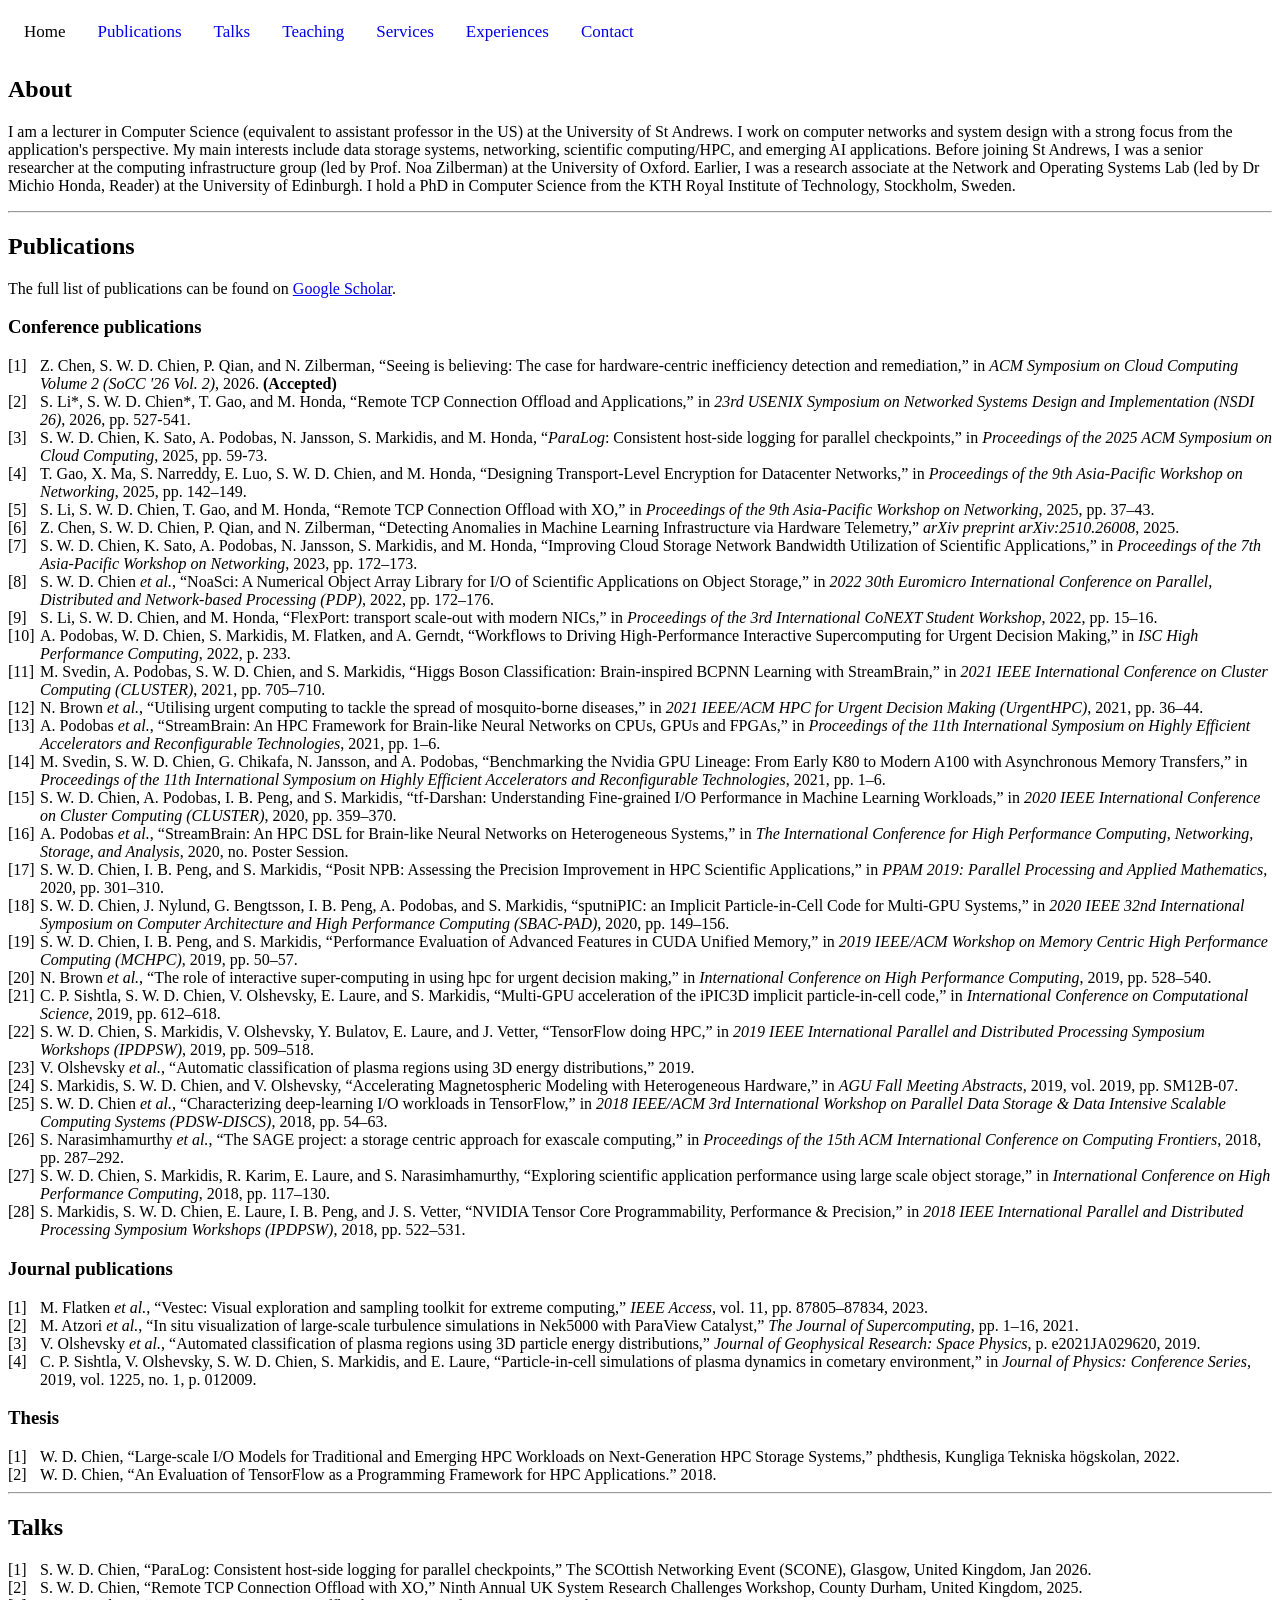
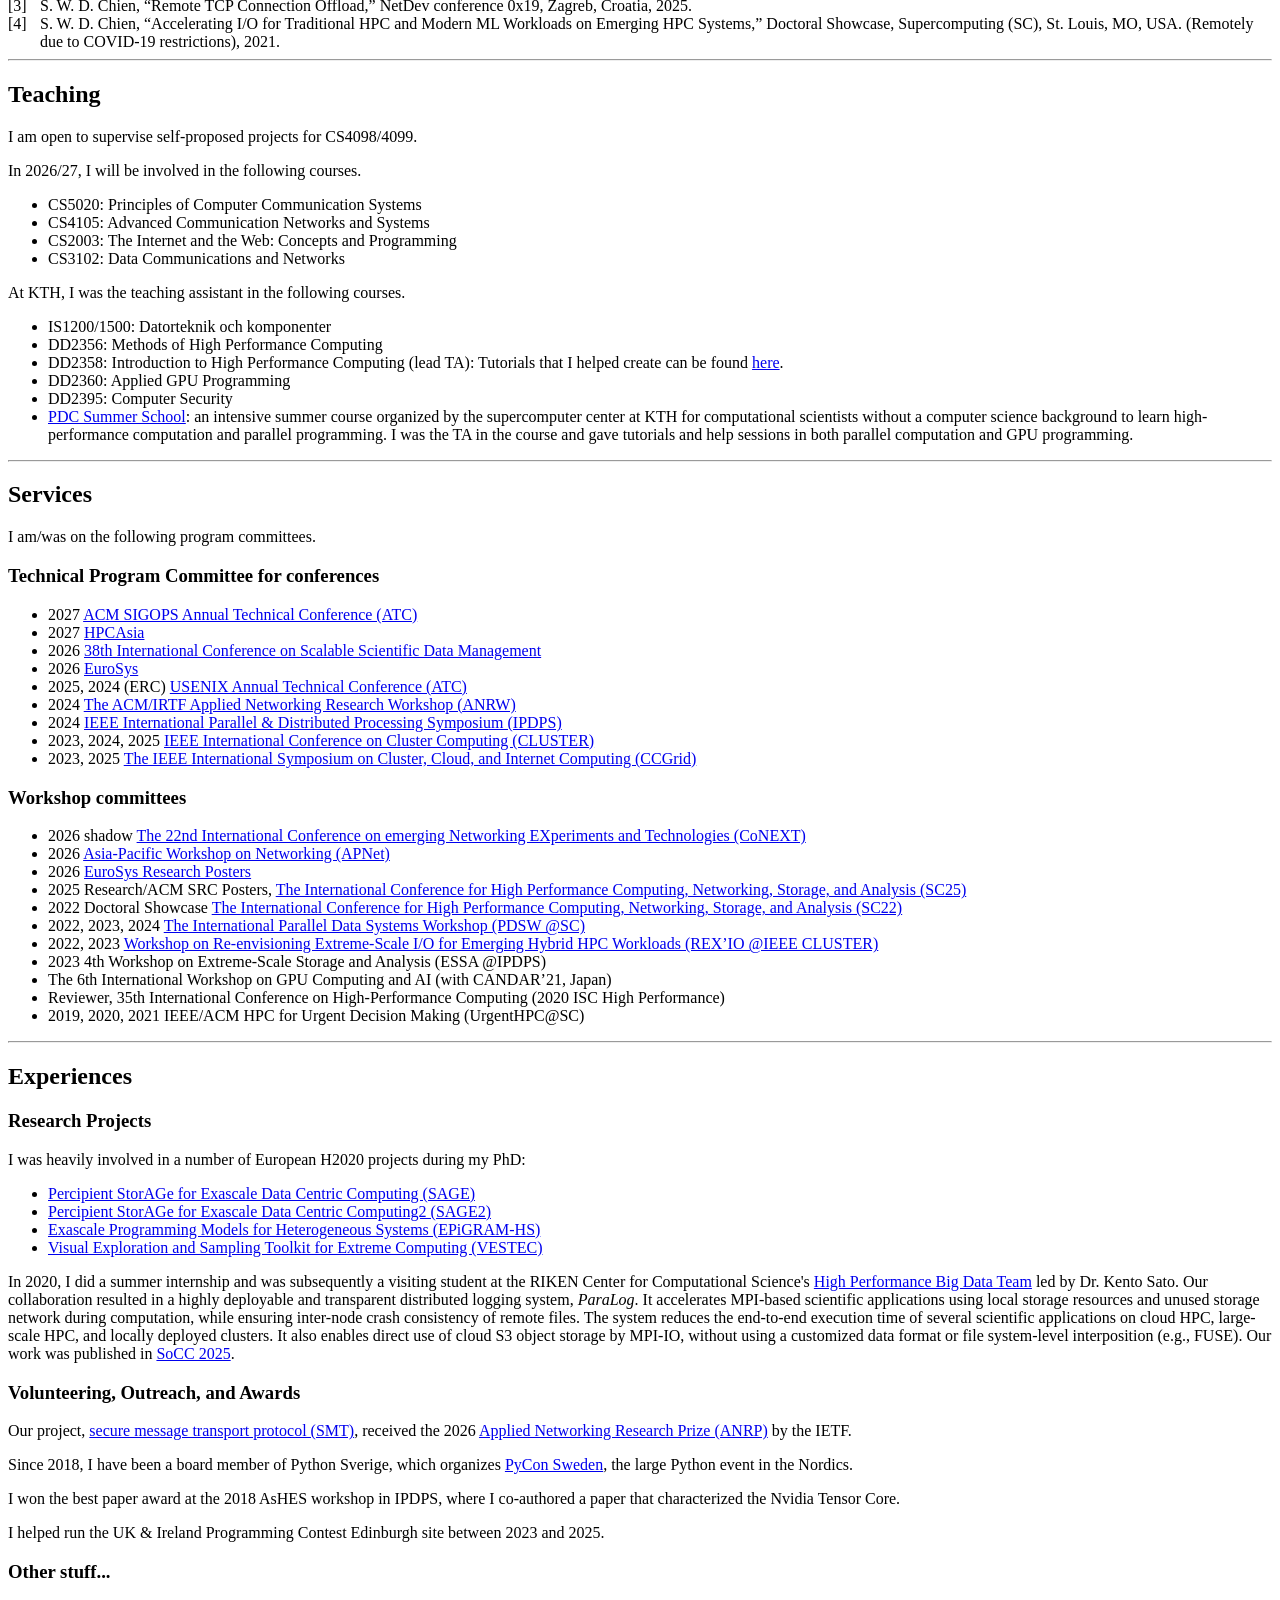
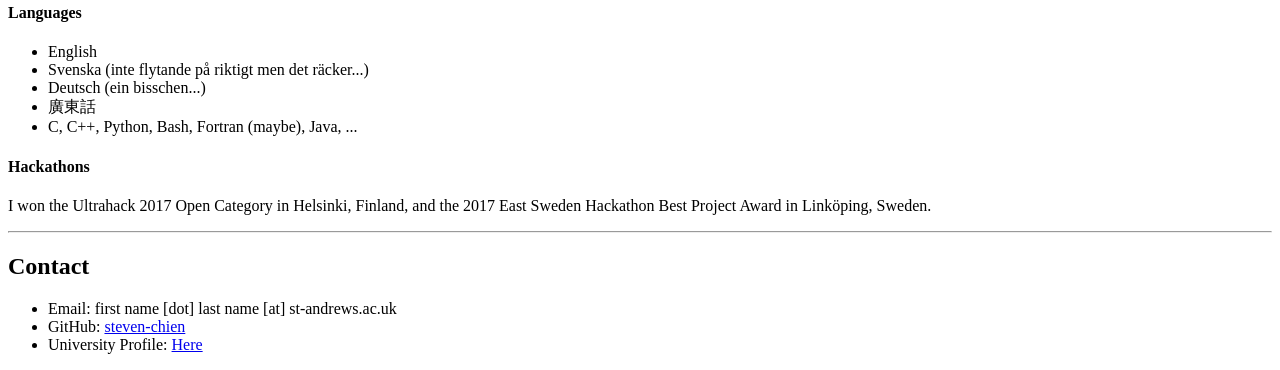
<file: index.html>
<html>
    <head>
        <title>Steven Chien</title>
        <meta name="viewport" content="width=device-width, initial-scale=1">
        <link rel="stylesheet" href="https://cdnjs.cloudflare.com/ajax/libs/font-awesome/4.7.0/css/font-awesome.min.css">
        <style>
            /* -- start bib -- */
            /* Prevents the reference text from dropping to a new line */
            div.csl-left-margin {
                float: left;
                min-width: 2em; /* Adjust width as needed for your numbering */
            }
            
            div.csl-right-inline {
                margin-left: 2em; /* Should match or exceed the min-width above */
                display: block;   /* Standard, but relies on the float above */
            }
            /* -- end bib -- */

            /* -- start menu -- */
            .topnav {
              overflow: hidden;
            }

            .topnav a {
              float: left;
              display: block;
              text-align: center;
              padding: 14px 16px;
              text-decoration: none;
              font-size: 17px;
            }

            .topnav a:hover {
              color: black;
            }

            .topnav a.active {
              color: black;
            }

            .topnav .icon {
              display: none;
            }

            @media screen and (max-width: 600px) {
              .topnav a:not(:first-child) {display: none;}
              .topnav a.icon {
                float: right;
                display: block;
              }
            }

            @media screen and (max-width: 600px) {
              .topnav.responsive {position: relative;}
              .topnav.responsive .icon {
                position: absolute;
                right: 0;
                top: 0;
              }
              .topnav.responsive a {
                float: none;
                display: block;
                text-align: left;
              }
            }
            /* -- end menu -- */

            /* -- start back to top -- */
            #topButton {
              display: none;
              position: fixed;
              bottom: 20px;
              right: 30px;
              z-index: 99;
              font-size: 20px;
              border: none;
              color: blue;
              padding: 5px;
            }
            /* -- end back to top -- */
        </style>
    </head>
    <body>
        <button onclick="topFunction()" id="topButton" title="Go to top">&#8613;</button>
        <div class="topnav" id="myTopnav">
            <a href="#about" class="active">Home</a>
            <a href="#publications">Publications</a>
            <a href="#talks">Talks</a>
            <a href="#teaching">Teaching</a>
            <a href="#services">Services</a>
            <a href="#experiences">Experiences</a>
            <a href="#contact">Contact</a>
            <a href="javascript:void(0);" class="icon" onclick="topNavFunction()">
                <i class="fa fa-bars"></i>
            </a>
        </div>
        <div id="about">
            <h2>About</h2>
            <p>I am a lecturer in Computer Science (equivalent to assistant professor in the US) at the University of St Andrews. I work on computer networks and system design with a strong focus from the application's perspective. My main interests include data storage systems, networking, scientific computing/HPC, and emerging AI applications. Before joining St Andrews, I was a senior researcher at the computing infrastructure group (led by Prof. Noa Zilberman) at the University of Oxford. Earlier, I was a research associate at the Network and Operating Systems Lab (led by Dr Michio Honda, Reader) at the University of Edinburgh. I hold a PhD in Computer Science from the KTH Royal Institute of Technology, Stockholm, Sweden.</p>
        </div>
        <hr>
        <div id="publications">
            <h2>Publications</h2>
            <p>The full list of publications can be found on <a href="https://scholar.google.com/citations?user=xBJ9FM0AAAAJ&hl=en">Google Scholar</a>.</p>
            <div id="conference-publications">
                <h3>Conference publications</h3>
                <div class="csl-bib-body">
                  <div data-csl-entry-id="chen2026seeing" class="csl-entry">
                    <div class="csl-left-margin">[1]</div><div class="csl-right-inline">Z. Chen, S. W. D. Chien, P. Qian, and N. Zilberman, “Seeing is believing: The case for hardware-centric inefficiency detection and remediation,” in <i>ACM Symposium on Cloud Computing Volume 2 (SoCC '26 Vol. 2)</i>, 2026. <b>(Accepted)</b></div>
                  </div>
                  <div data-csl-entry-id="chien2025paralog" class="csl-entry">
                    <div class="csl-left-margin">[2]</div><div class="csl-right-inline">S. Li*, S. W. D. Chien*, T. Gao, and M. Honda, “Remote TCP Connection Offload and Applications,” in <i>23rd USENIX Symposium on Networked Systems Design and Implementation (NSDI 26)</i>, 2026, pp. 527-541.</div>
                  </div>
                  <div data-csl-entry-id="chien2025paralog" class="csl-entry">
                    <div class="csl-left-margin">[3]</div><div class="csl-right-inline">S. W. D. Chien, K. Sato, A. Podobas, N. Jansson, S. Markidis, and M. Honda, “<i>ParaLog</i>: Consistent host-side logging for parallel checkpoints,” in <i>Proceedings of the 2025 ACM Symposium on Cloud Computing</i>, 2025, pp. 59-73.</div>
                  </div>
                  <div data-csl-entry-id="gao2025designing" class="csl-entry">
                    <div class="csl-left-margin">[4]</div><div class="csl-right-inline">T. Gao, X. Ma, S. Narreddy, E. Luo, S. W. D. Chien, and M. Honda, “Designing Transport-Level Encryption for Datacenter Networks,” in <i>Proceedings of the 9th Asia-Pacific Workshop on Networking</i>, 2025, pp. 142–149.</div>
                  </div>
                  <div data-csl-entry-id="li2025remote" class="csl-entry">
                    <div class="csl-left-margin">[5]</div><div class="csl-right-inline">S. Li, S. W. D. Chien, T. Gao, and M. Honda, “Remote TCP Connection Offload with XO,” in <i>Proceedings of the 9th Asia-Pacific Workshop on Networking</i>, 2025, pp. 37–43.</div>
                  </div>
                  <div data-csl-entry-id="chen2025detecting" class="csl-entry">
                    <div class="csl-left-margin">[6]</div><div class="csl-right-inline">Z. Chen, S. W. D. Chien, P. Qian, and N. Zilberman, “Detecting Anomalies in Machine Learning Infrastructure via Hardware Telemetry,” <i>arXiv preprint arXiv:2510.26008</i>, 2025.</div>
                  </div>
                  <div data-csl-entry-id="chien2023improving" class="csl-entry">
                    <div class="csl-left-margin">[7]</div><div class="csl-right-inline">S. W. D. Chien, K. Sato, A. Podobas, N. Jansson, S. Markidis, and M. Honda, “Improving Cloud Storage Network Bandwidth Utilization of Scientific Applications,” in <i>Proceedings of the 7th Asia-Pacific Workshop on Networking</i>, 2023, pp. 172–173.</div>
                  </div>
                  <div data-csl-entry-id="chien2022noasci" class="csl-entry">
                    <div class="csl-left-margin">[8]</div><div class="csl-right-inline">S. W. D. Chien <i>et al.</i>, “NoaSci: A Numerical Object Array Library for I/O of Scientific Applications on Object Storage,” in <i>2022 30th Euromicro International Conference on Parallel, Distributed and Network-based Processing (PDP)</i>, 2022, pp. 172–176.</div>
                  </div>
                  <div data-csl-entry-id="li2022flexport" class="csl-entry">
                    <div class="csl-left-margin">[9]</div><div class="csl-right-inline">S. Li, S. W. D. Chien, and M. Honda, “FlexPort: transport scale-out with modern NICs,” in <i>Proceedings of the 3rd International CoNEXT Student Workshop</i>, 2022, pp. 15–16.</div>
                  </div>
                <div data-csl-entry-id="podobas2022workflows" class="csl-entry">
                    <div class="csl-left-margin">[10]</div><div class="csl-right-inline">A. Podobas, W. D. Chien, S. Markidis, M. Flatken, and A. Gerndt, “Workflows to Driving High-Performance Interactive Supercomputing for Urgent Decision Making,” in <i>ISC High Performance Computing</i>, 2022, p. 233.</div>
                  </div>
                  <div data-csl-entry-id="svedin2021higgs" class="csl-entry">
                    <div class="csl-left-margin">[11]</div><div class="csl-right-inline">M. Svedin, A. Podobas, S. W. D. Chien, and S. Markidis, “Higgs Boson Classification: Brain-inspired BCPNN Learning with StreamBrain,” in <i>2021 IEEE International Conference on Cluster Computing (CLUSTER)</i>, 2021, pp. 705–710.</div>
                  </div>
                    <div data-csl-entry-id="brown2021utilising" class="csl-entry">
                    <div class="csl-left-margin">[12]</div><div class="csl-right-inline">N. Brown <i>et al.</i>, “Utilising urgent computing to tackle the spread of mosquito-borne diseases,” in <i>2021 IEEE/ACM HPC for Urgent Decision Making (UrgentHPC)</i>, 2021, pp. 36–44.</div>
                  </div>
                  <div data-csl-entry-id="podobas2021streambrain" class="csl-entry">
                    <div class="csl-left-margin">[13]</div><div class="csl-right-inline">A. Podobas <i>et al.</i>, “StreamBrain: An HPC Framework for Brain-like Neural Networks on CPUs, GPUs and FPGAs,” in <i>Proceedings of the 11th International Symposium on Highly Efficient Accelerators and Reconfigurable Technologies</i>, 2021, pp. 1–6.</div>
                  </div>
                  <div data-csl-entry-id="svedin2021benchmarking" class="csl-entry">
                    <div class="csl-left-margin">[14]</div><div class="csl-right-inline">M. Svedin, S. W. D. Chien, G. Chikafa, N. Jansson, and A. Podobas, “Benchmarking the Nvidia GPU Lineage: From Early K80 to Modern A100 with Asynchronous Memory Transfers,” in <i>Proceedings of the 11th International Symposium on Highly Efficient Accelerators and Reconfigurable Technologies</i>, 2021, pp. 1–6.</div>
                  </div>
                  <div data-csl-entry-id="chien2020tf" class="csl-entry">
                    <div class="csl-left-margin">[15]</div><div class="csl-right-inline">S. W. D. Chien, A. Podobas, I. B. Peng, and S. Markidis, “tf-Darshan: Understanding Fine-grained I/O Performance in Machine Learning Workloads,” in <i>2020 IEEE International Conference on Cluster Computing (CLUSTER)</i>, 2020, pp. 359–370.</div>
                  </div>
                  <div data-csl-entry-id="podobas2020streambrain" class="csl-entry">
                    <div class="csl-left-margin">[16]</div><div class="csl-right-inline">A. Podobas <i>et al.</i>, “StreamBrain: An HPC DSL for Brain-like Neural Networks on Heterogeneous Systems,” in <i>The International Conference for High Performance Computing, Networking, Storage, and Analysis</i>, 2020, no. Poster Session.</div>
                  </div>
                  <div data-csl-entry-id="chien2020posit" class="csl-entry">
                    <div class="csl-left-margin">[17]</div><div class="csl-right-inline">S. W. D. Chien, I. B. Peng, and S. Markidis, “Posit NPB: Assessing the Precision Improvement in HPC Scientific Applications,” in <i>PPAM 2019: Parallel Processing and Applied Mathematics</i>, 2020, pp. 301–310.</div>
                  </div>
                  <div data-csl-entry-id="chien2020sputnipic" class="csl-entry">
                    <div class="csl-left-margin">[18]</div><div class="csl-right-inline">S. W. D. Chien, J. Nylund, G. Bengtsson, I. B. Peng, A. Podobas, and S. Markidis, “sputniPIC: an Implicit Particle-in-Cell Code for Multi-GPU Systems,” in <i>2020 IEEE 32nd International Symposium on Computer Architecture and High Performance Computing (SBAC-PAD)</i>, 2020, pp. 149–156.</div>
                  </div>
                  <div data-csl-entry-id="chien2019performance" class="csl-entry">
                    <div class="csl-left-margin">[19]</div><div class="csl-right-inline">S. W. D. Chien, I. B. Peng, and S. Markidis, “Performance Evaluation of Advanced Features in CUDA Unified Memory,” in <i>2019 IEEE/ACM Workshop on Memory Centric High Performance Computing (MCHPC)</i>, 2019, pp. 50–57.</div>
                  </div>
                  <div data-csl-entry-id="brown2019role" class="csl-entry">
                    <div class="csl-left-margin">[20]</div><div class="csl-right-inline">N. Brown <i>et al.</i>, “The role of interactive super-computing in using hpc for urgent decision making,” in <i>International Conference on High Performance Computing</i>, 2019, pp. 528–540.</div>
                  </div>
                  <div data-csl-entry-id="sishtla2019multi" class="csl-entry">
                    <div class="csl-left-margin">[21]</div><div class="csl-right-inline">C. P. Sishtla, S. W. D. Chien, V. Olshevsky, E. Laure, and S. Markidis, “Multi-GPU acceleration of the iPIC3D implicit particle-in-cell code,” in <i>International Conference on Computational Science</i>, 2019, pp. 612–618.</div>
                  </div>
                  <div data-csl-entry-id="chien2019tensorflow" class="csl-entry">
                    <div class="csl-left-margin">[22]</div><div class="csl-right-inline">S. W. D. Chien, S. Markidis, V. Olshevsky, Y. Bulatov, E. Laure, and J. Vetter, “TensorFlow doing HPC,” in <i>2019 IEEE International Parallel and Distributed Processing Symposium Workshops (IPDPSW)</i>, 2019, pp. 509–518.</div>
                  </div>
                  <div data-csl-entry-id="olshevsky2019automatic" class="csl-entry">
                    <div class="csl-left-margin">[23]</div><div class="csl-right-inline">V. Olshevsky <i>et al.</i>, “Automatic classification of plasma regions using 3D energy distributions,” 2019.</div>
                  </div>
                  <div data-csl-entry-id="markidis2019accelerating" class="csl-entry">
                    <div class="csl-left-margin">[24]</div><div class="csl-right-inline">S. Markidis, S. W. D. Chien, and V. Olshevsky, “Accelerating Magnetospheric Modeling with Heterogeneous Hardware,” in <i>AGU Fall Meeting Abstracts</i>, 2019, vol. 2019, pp. SM12B-07.</div>
                  </div>
                  <div data-csl-entry-id="chien2018characterizing" class="csl-entry">
                    <div class="csl-left-margin">[25]</div><div class="csl-right-inline">S. W. D. Chien <i>et al.</i>, “Characterizing deep-learning I/O workloads in TensorFlow,” in <i>2018 IEEE/ACM 3rd International Workshop on Parallel Data Storage &#38; Data Intensive Scalable Computing Systems (PDSW-DISCS)</i>, 2018, pp. 54–63.</div>
                  </div>
                  <div data-csl-entry-id="narasimhamurthy2018sage" class="csl-entry">
                    <div class="csl-left-margin">[26]</div><div class="csl-right-inline">S. Narasimhamurthy <i>et al.</i>, “The SAGE project: a storage centric approach for exascale computing,” in <i>Proceedings of the 15th ACM International Conference on Computing Frontiers</i>, 2018, pp. 287–292.</div>
                  </div>
                  <div data-csl-entry-id="chien2018exploring" class="csl-entry">
                    <div class="csl-left-margin">[27]</div><div class="csl-right-inline">S. W. D. Chien, S. Markidis, R. Karim, E. Laure, and S. Narasimhamurthy, “Exploring scientific application performance using large scale object storage,” in <i>International Conference on High Performance Computing</i>, 2018, pp. 117–130.</div>
                  </div>
                  <div data-csl-entry-id="markidis2018nvidia" class="csl-entry">
                    <div class="csl-left-margin">[28]</div><div class="csl-right-inline">S. Markidis, S. W. D. Chien, E. Laure, I. B. Peng, and J. S. Vetter, “NVIDIA Tensor Core Programmability, Performance &#38; Precision,” in <i>2018 IEEE International Parallel and Distributed Processing Symposium Workshops (IPDPSW)</i>, 2018, pp. 522–531.</div>
                  </div>
              </div>
            </div>
            <div id="journal-publications">
                <h3>Journal publications</h3>
                <div class="csl-bib-body">
                    <div data-csl-entry-id="flatken2023vestec" class="csl-entry">
                      <div class="csl-left-margin">[1]</div><div class="csl-right-inline">M. Flatken <i>et al.</i>, “Vestec: Visual exploration and sampling toolkit for extreme computing,” <i>IEEE Access</i>, vol. 11, pp. 87805–87834, 2023.</div>
                    </div>
                    <div data-csl-entry-id="atzori2021situ" class="csl-entry">
                      <div class="csl-left-margin">[2]</div><div class="csl-right-inline">M. Atzori <i>et al.</i>, “In situ visualization of large-scale turbulence simulations in Nek5000 with ParaView Catalyst,” <i>The Journal of Supercomputing</i>, pp. 1–16, 2021.</div>
                    </div>
                    <div data-csl-entry-id="olshevsky2019automated" class="csl-entry">
                      <div class="csl-left-margin">[3]</div><div class="csl-right-inline">V. Olshevsky <i>et al.</i>, “Automated classification of plasma regions using 3D particle energy distributions,” <i>Journal of Geophysical Research: Space Physics</i>, p. e2021JA029620, 2019.</div>
                    </div>
                    <div data-csl-entry-id="sishtla2019particle" class="csl-entry">
                      <div class="csl-left-margin">[4]</div><div class="csl-right-inline">C. P. Sishtla, V. Olshevsky, S. W. D. Chien, S. Markidis, and E. Laure, “Particle-in-cell simulations of plasma dynamics in cometary environment,” in <i>Journal of Physics: Conference Series</i>, 2019, vol. 1225, no. 1, p. 012009.</div>
                    </div>
                </div>
            </div>
            <div id="thesis">
                <h3>Thesis</h3>
                <div class="csl-bib-body">
                    <div data-csl-entry-id="chien2022large" class="csl-entry">
                      <div class="csl-left-margin">[1]</div><div class="csl-right-inline">W. D. Chien, “Large-scale I/O Models for Traditional and Emerging HPC Workloads on Next-Generation HPC Storage Systems,” phdthesis, Kungliga Tekniska högskolan, 2022.</div>
                    </div>
                    <div data-csl-entry-id="chien2018evaluation" class="csl-entry">
                      <div class="csl-left-margin">[2]</div><div class="csl-right-inline">W. D. Chien, “An Evaluation of TensorFlow as a Programming Framework for HPC Applications.” 2018.</div>
                    </div>
                </div>
            </div>
        </div>
        <hr>
        <div id="talks">
            <h2>Talks</h2>
            <div class="csl-bib-body">
                <div data-csl-entry-id="chien2026paralog" class="csl-entry">
                  <div class="csl-left-margin">[1]</div><div class="csl-right-inline">S. W. D. Chien, “ParaLog: Consistent host-side logging for parallel checkpoints,” The SCOttish Networking Event (SCONE), Glasgow, United Kingdom, Jan 2026.</div>
                </div>
                <div data-csl-entry-id="chien2025xo" class="csl-entry">
                  <div class="csl-left-margin">[2]</div><div class="csl-right-inline">S. W. D. Chien, “Remote TCP Connection Offload with XO,” Ninth Annual UK System Research Challenges Workshop, County Durham, United Kingdom, 2025.</div>
                </div>
                <div data-csl-entry-id="chien2025remote" class="csl-entry">
                  <div class="csl-left-margin">[3]</div><div class="csl-right-inline">S. W. D. Chien, “Remote TCP Connection Offload,” NetDev conference 0x19, Zagreb, Croatia, 2025.</div>
                </div>
                <div data-csl-entry-id="chien2021accel" class="csl-entry">
                  <div class="csl-left-margin">[4]</div><div class="csl-right-inline">S. W. D. Chien, “Accelerating I/O for Traditional HPC and Modern ML Workloads on Emerging HPC Systems,” Doctoral Showcase, Supercomputing (SC), St. Louis, MO, USA. (Remotely due to COVID-19 restrictions), 2021.</div>
                </div>
            </div>
        </div>
        <hr>
        <div id="teaching">
            <h2>Teaching</h2>
            <p>I am open to supervise self-proposed projects for CS4098/4099.</p>
            <p>In 2026/27, I will be involved in the following courses.<p>
            <ul>
                <li>CS5020: Principles of Computer Communication Systems</li>
                <li>CS4105: Advanced Communication Networks and Systems</li>
                <li>CS2003: The Internet and the Web: Concepts and Programming</li>
                <li>CS3102: Data Communications and Networks</li>
            </ul>
            <p>At KTH, I was the teaching assistant in the following courses.</p>
            <ul>
                <li>IS1200/1500: Datorteknik och komponenter</li>
                <li>DD2356: Methods of High Performance Computing</li>
                <li>DD2358: Introduction to High Performance Computing (lead TA): Tutorials that I helped create can be found <a href="https://github.com/steven-chien/Scientific-Software-Tutorials" target="_blank">here</a>.</li>
                <li>DD2360: Applied GPU Programming</li>
                <li>DD2395: Computer Security</li>
                <li><a href="https://www.pdc.kth.se/training/summer-school-1.749842" target="_blank">PDC Summer School</a>: an intensive summer course organized by the supercomputer center at KTH for computational scientists without a computer science background to learn high-performance computation and parallel programming. I was the TA in the course and gave tutorials and help sessions in both parallel computation and GPU programming.</li>
            </ul>
        </div>
        <hr>
        <div id="services">
            <h2>Services</h2>
            <p>I am/was on the following program committees.</p>
            <h3>Technical Program Committee for conferences</h3>
            <ul>
                <li>2027 <a href="https://www.sigops.org/s/conferences/atc/2026/" target="_blank">ACM SIGOPS Annual Technical Conference (ATC)</a></li>
                <li>2027 <a href="https://hpcasia2027.org/2027/" target="_blank">HPCAsia</a></li>
                <li>2026 <a href="https://ssdbm.org/2026/" target="_blank">38th International Conference on Scalable Scientific Data Management</a></li>
                <li>2026 <a href="https://2026.eurosys.org/" target="_blank">EuroSys</a></li>
                <li>2025, 2024 (ERC) <a href="https://www.usenix.org/conference/atc25" target="_blank">USENIX Annual Technical Conference (ATC)</a></li>
                <li>2024 <a href="https://www.irtf.org/anrw/" target="_blank">The ACM/IRTF Applied Networking Research Workshop (ANRW)</a></li>
                <li>2024 <a href="https://www.ipdps.org/" target="_blank">IEEE International Parallel & Distributed Processing Symposium (IPDPS)</a></li>
                <li>2023, 2024, 2025 <a href="https://clustercomp.org/" target="_blank">IEEE International Conference on Cluster Computing (CLUSTER)</a></li>
                <li>2023, 2025 <a href="https://site.uit.no/ccgrid2025/" target="_blank">The IEEE International Symposium on Cluster, Cloud, and Internet Computing (CCGrid)</a></li>
            </ul>
            <h3>Workshop committees</h3>
            <ul>
                <li>2026 shadow <a href="https://conferences.sigcomm.org/co-next/2026/" target="_blank">The 22nd International Conference on emerging Networking EXperiments and Technologies (CoNEXT)</a></li>
                <li>2026 <a href="https://conferences.sigcomm.org/events/apnet2026/" target="_blank">Asia-Pacific Workshop on Networking (APNet)</a></li>
                <li>2026 <a href="https://2026.eurosys.org/call-for-posters.html" target="_blank">EuroSys Research Posters</a></li>
                <li>2025 Research/ACM SRC Posters, <a href="https://sc25.supercomputing.org/program/posters/interactive-research-e-posters/" target="_blank">The International Conference for High Performance Computing, Networking, Storage, and Analysis (SC25)</a></li>
                <li>2022 Doctoral Showcase <a href="https://sc22.supercomputing.org/proceedings/doctoral_showcase/index.html" target="_blank">The International Conference for High Performance Computing, Networking, Storage, and Analysis (SC22)</a></li>
                <li>2022, 2023, 2024 <a href="https://www.pdsw.org/" target="_blank">The International Parallel Data Systems Workshop (PDSW @SC)</a></li>
                <li>2022, 2023 <a href="https://sites.google.com/view/rexio/" target="_blank">Workshop on Re-envisioning Extreme-Scale I/O for Emerging Hybrid HPC Workloads (REX’IO @IEEE CLUSTER)</a></li>
                <li>2023 4th Workshop on Extreme-Scale Storage and Analysis (ESSA @IPDPS)</li>
                <li>The 6th International Workshop on GPU Computing and AI (with CANDAR’21, Japan)</li>
                <li>Reviewer, 35th International Conference on High-Performance Computing (2020 ISC High Performance)</li>
                <li>2019, 2020, 2021 IEEE/ACM HPC for Urgent Decision Making (UrgentHPC@SC)</li>
            </ul>
        </div>
        <hr>
        <div id="experiences">
            <h2>Experiences</h2>
            <div id="research-projects">
                <h3>Research Projects</h3>
                <p>I was heavily involved in a number of European H2020 projects during my PhD:</p>
                <ul>
                    <li><a href="https://doi.org/10.3030/671500" target="_blank">Percipient StorAGe for Exascale Data Centric Computing (SAGE)</a></li>
                    <li><a href="https://doi.org/10.3030/800999" target="_blank">Percipient StorAGe for Exascale Data Centric Computing2 (SAGE2)</a></li>
                    <li><a href="https://doi.org/10.3030/801039" target="_blank">Exascale Programming Models for Heterogeneous Systems (EPiGRAM-HS)</a></li>
                    <li><a href="https://doi.org/10.3030/800904" target="_blank">Visual Exploration and Sampling Toolkit for Extreme Computing (VESTEC)</a></li>
                </ul>
                <p>In 2020, I did a summer internship and was subsequently a visiting student at the RIKEN Center for Computational Science's <a href="https://www.hpbd.r-ccs.riken.jp/hpbd/en/" target="_blank">High Performance Big Data Team</a> led by Dr. Kento Sato. Our collaboration resulted in a highly deployable and transparent distributed logging system, <i>ParaLog</i>. It accelerates MPI-based scientific applications using local storage resources and unused storage network during computation, while ensuring inter-node crash consistency of remote files. The system reduces the end-to-end execution time of several scientific applications on cloud HPC, large-scale HPC, and locally deployed clusters. It also enables direct use of cloud S3 object storage by MPI-IO, without using a customized data format or file system-level interposition (e.g., FUSE). Our work was published in <a href="https://doi.org/10.1145/3772052.3772212" target="_blank">SoCC 2025</a>.</p>
            </div>
            <div id="volunteer">
                <h3>Volunteering, Outreach, and Awards</h3>
                <p>Our project, <a href="https://micchie.net/files/smt-oakland26.pdf" target="_blank">secure message transport protocol (SMT)</a>, received the 2026 <a href="https://www.irtf.org/anrp/" target="_blank">Applied Networking Research Prize (ANRP)</a> by the IETF.</p>
                <p>Since 2018, I have been a board member of Python Sverige, which organizes <a href="https://pycon.se" target="_blank">PyCon Sweden</a>, the large Python event in the Nordics.</p>
                <p>I won the best paper award at the 2018 AsHES workshop in IPDPS, where I co-authored a paper that characterized the Nvidia Tensor Core.</p>
                <p>I helped run the UK & Ireland Programming Contest Edinburgh site between 2023 and 2025.</p>
            </div>
            <div id="other-experience">
                <h3>Other stuff...</h3>
                <div id="languages">
                    <h4>Languages</h4>
                    <ul>
                        <li>English</li>
                        <li>Svenska (inte flytande på riktigt men det räcker...)</li>
                        <li>Deutsch (ein bisschen...)</li>
                        <li>廣東話</li>
                        <li>C, C++, Python, Bash, Fortran (maybe), Java, ...</li>
                    </ul>
                    <h4>Hackathons</h4>
                    <p>I won the Ultrahack 2017 Open Category in Helsinki, Finland, and the 2017 East Sweden Hackathon Best Project Award in Linköping, Sweden.</p>
                </div>
            </div>
        </div>
        <hr>
        <div id="contact">
            <h2>Contact</h2>
            <ul>
                <li>Email: first name [dot] last name [at] st-andrews.ac.uk</li>
                <li>GitHub: <a href="https://github.com/steven-chien" target="_blank">steven-chien</a></li>
                <li>University Profile: <a href="https://www.st-andrews.ac.uk/computer-science/people/wcc3/" target="_blank">Here<a></li>
            </ul>
        </div>
    </body>
    <script>
        // Get the button
        let topButton = document.getElementById("topButton");
        
        // When the user scrolls down 20px from the top of the document, show the button
        window.onscroll = function() {scrollFunction()};
        
        function scrollFunction() {
            if (document.body.scrollTop > 20 || document.documentElement.scrollTop > 20) {
                topButton.style.display = "block";
            } else {
                topButton.style.display = "none";
            }
        }
        
        // When the user clicks on the button, scroll to the top of the document
        function topFunction() {
            document.body.scrollTop = 0;
            document.documentElement.scrollTop = 0;
        }

        // top nav bar
        function topNavFunction() {
            var x = document.getElementById("myTopnav");
            if (x.className === "topnav") {
                x.className += " responsive";
            } else {
                x.className = "topnav";
            }
        }
    </script>
</html>
</file>
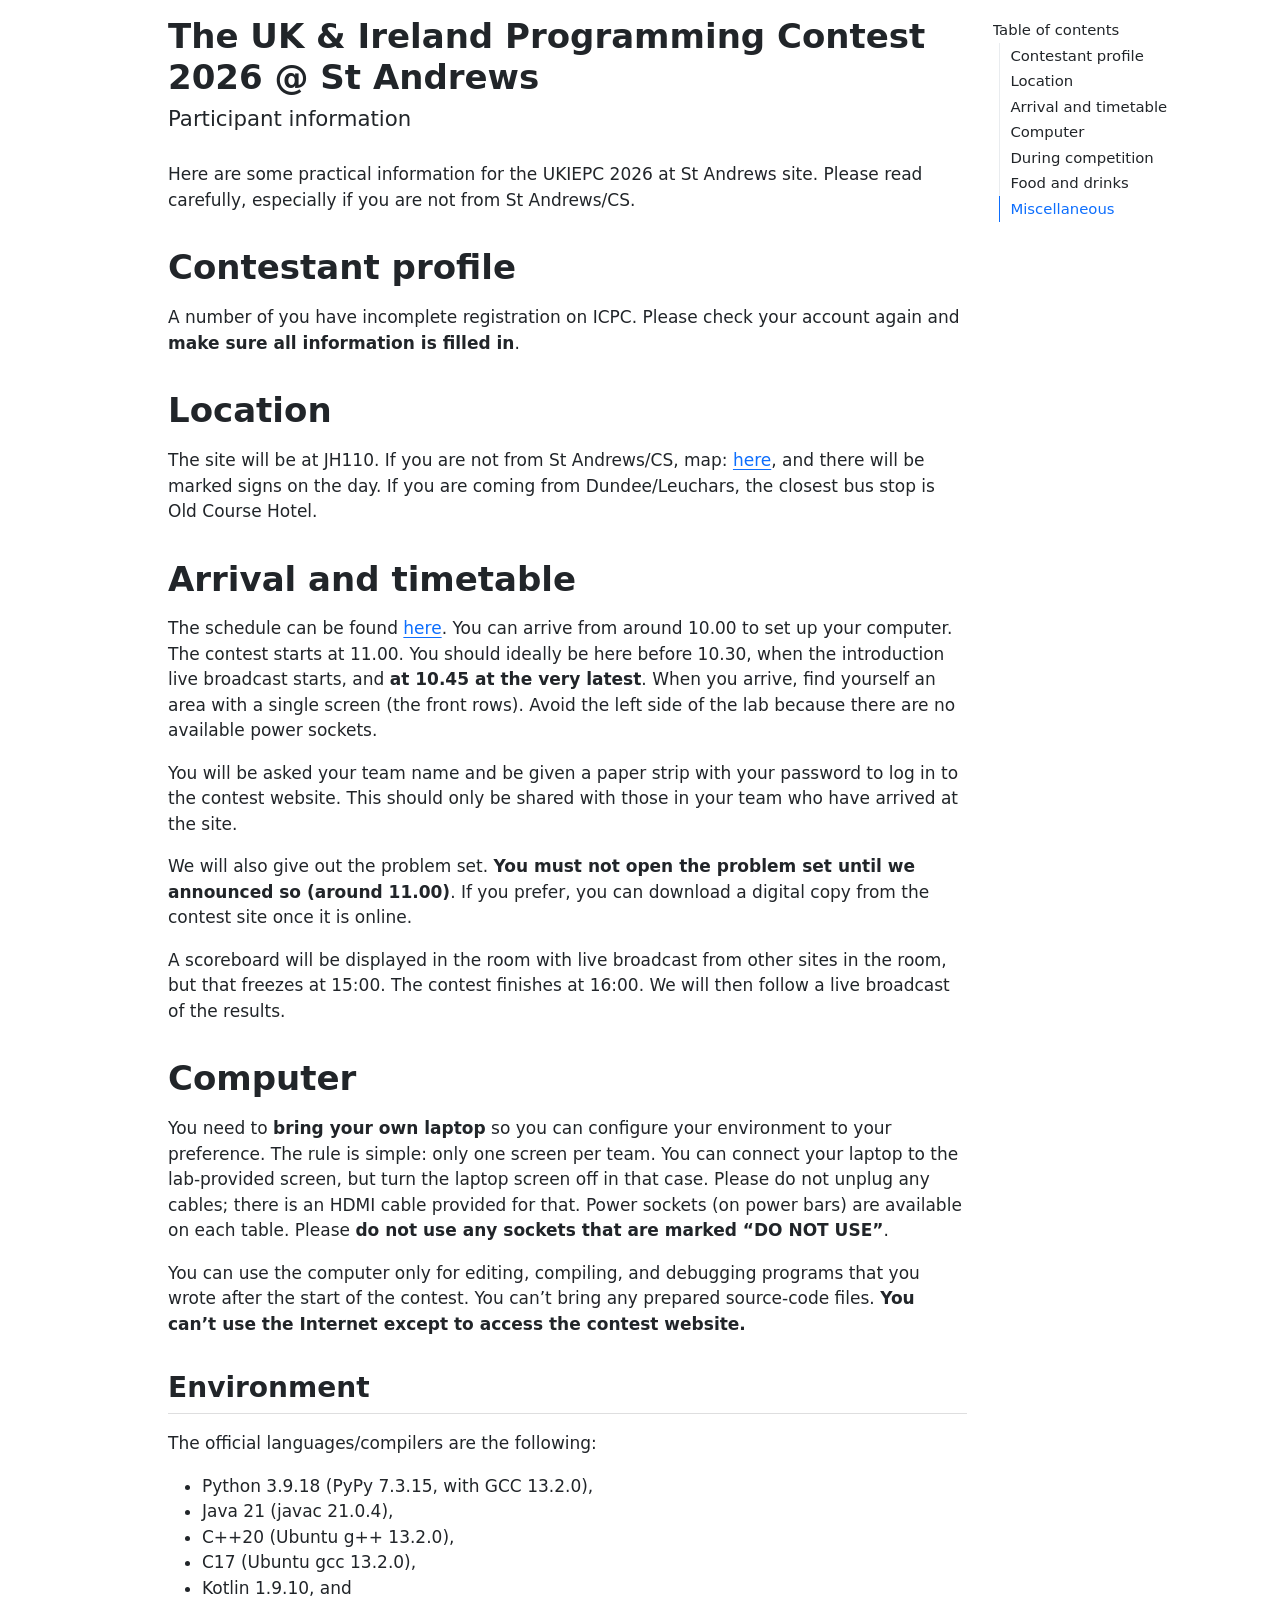
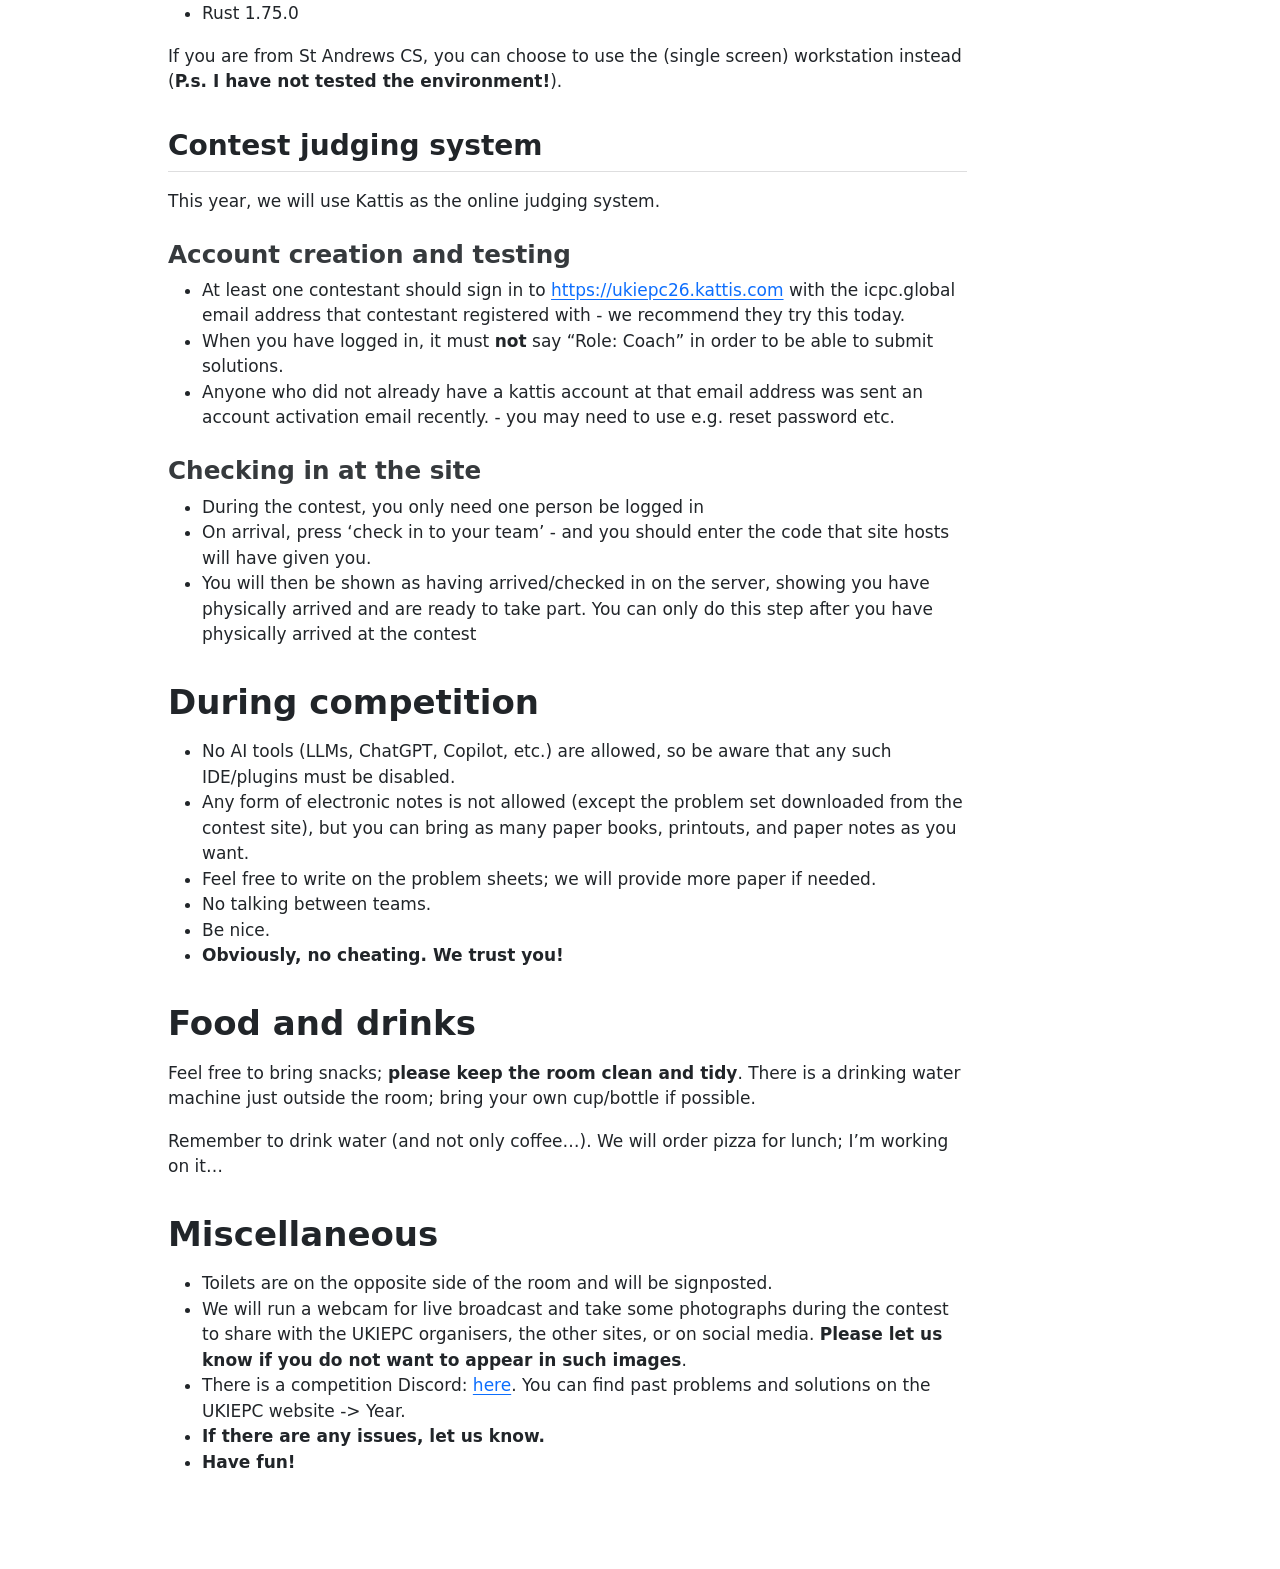
<file: ukiepc26/index.html>
<!DOCTYPE html>
<html xmlns="http://www.w3.org/1999/xhtml" lang="en" xml:lang="en"><head>

<meta charset="utf-8">
<meta name="generator" content="quarto-1.10.18">

<meta name="viewport" content="width=device-width, initial-scale=1.0, user-scalable=yes">


<title>The UK &amp; Ireland Programming Contest 2026 @ St Andrews</title>
<style>
/* Default styles provided by pandoc.
** See https://pandoc.org/MANUAL.html#variables-for-html for config info.
*/
span.smallcaps{font-variant: small-caps;}
div.columns{display: flex; gap: 1.5em;}
div.column{flex: auto;}
@media screen {
div.columns{gap: min(4vw, 1.5em);}
div.column{overflow-x: auto;}
}
div.hanging-indent{margin-left: 1.5em; text-indent: -1.5em;}
ul.task-list{list-style: none;}
ul.task-list li input[type="checkbox"] {
  width: 0.8em;
  margin: 0 0.8em 0.2em -1em; /* quarto-specific, see https://github.com/quarto-dev/quarto-cli/issues/4556 */ 
  vertical-align: middle;
}
</style>


<script src="index_files/libs/clipboard/clipboard.min.js"></script>
<script src="index_files/libs/quarto-html/quarto.js" type="module"></script>
<script src="index_files/libs/quarto-html/tabsets/tabsets.js" type="module"></script>
<script src="index_files/libs/quarto-html/popper.min.js"></script>
<script src="index_files/libs/quarto-html/tippy.umd.min.js"></script>
<script src="index_files/libs/quarto-html/anchor.min.js"></script>
<link href="index_files/libs/quarto-html/tippy.css" rel="stylesheet">
<link href="index_files/libs/quarto-html/quarto-syntax-highlighting-64a204ab8560d761af7679ceaba22944.css" rel="stylesheet" id="quarto-text-highlighting-styles">
<script src="index_files/libs/bootstrap/bootstrap.min.js"></script>
<link href="index_files/libs/bootstrap/bootstrap-icons.css" rel="stylesheet">
<link href="index_files/libs/bootstrap/bootstrap-1aa419df34f3d2b3a3f0aaa43d1c54de.min.css" rel="stylesheet" append-hash="true" id="quarto-bootstrap" data-mode="light">


</head>

<body class="quarto-light">

<div id="quarto-content" class="page-columns page-rows-contents page-layout-article">
<div id="quarto-margin-sidebar" class="sidebar margin-sidebar">
  <nav id="TOC" role="doc-toc" class="toc-active">
    <h2 id="toc-title">Table of contents</h2>
   
  <ul>
  <li><a href="#contestant-profile" id="toc-contestant-profile" class="nav-link active" data-scroll-target="#contestant-profile">Contestant profile</a></li>
  <li><a href="#location" id="toc-location" class="nav-link" data-scroll-target="#location">Location</a></li>
  <li><a href="#arrival-and-timetable" id="toc-arrival-and-timetable" class="nav-link" data-scroll-target="#arrival-and-timetable">Arrival and timetable</a></li>
  <li><a href="#computer" id="toc-computer" class="nav-link" data-scroll-target="#computer">Computer</a>
  <ul class="collapse">
  <li><a href="#environment" id="toc-environment" class="nav-link" data-scroll-target="#environment">Environment</a></li>
  <li><a href="#contest-judging-system" id="toc-contest-judging-system" class="nav-link" data-scroll-target="#contest-judging-system">Contest judging system</a>
  <ul class="collapse">
  <li><a href="#account-creation-and-testing" id="toc-account-creation-and-testing" class="nav-link" data-scroll-target="#account-creation-and-testing">Account creation and testing</a></li>
  <li><a href="#checking-in-at-the-site" id="toc-checking-in-at-the-site" class="nav-link" data-scroll-target="#checking-in-at-the-site">Checking in at the site</a></li>
  </ul></li>
  </ul></li>
  <li><a href="#during-competition" id="toc-during-competition" class="nav-link" data-scroll-target="#during-competition">During competition</a></li>
  <li><a href="#food-and-drinks" id="toc-food-and-drinks" class="nav-link" data-scroll-target="#food-and-drinks">Food and drinks</a></li>
  <li><a href="#miscellaneous" id="toc-miscellaneous" class="nav-link" data-scroll-target="#miscellaneous">Miscellaneous</a></li>
  </ul>
</nav>
</div>
<main class="content" id="quarto-document-content">

<header id="title-block-header" class="quarto-title-block default">
<div class="quarto-title">
<h1 class="title">The UK &amp; Ireland Programming Contest 2026 @ St Andrews</h1>
<p class="subtitle lead">Participant information</p>
</div>



<div class="quarto-title-meta">

    
  
    
  </div>
  


</header>


<p>Here are some practical information for the UKIEPC 2026 at St Andrews site. Please read carefully, especially if you are not from St Andrews/CS.</p>
<section id="contestant-profile" class="level1">
<h1>Contestant profile</h1>
<p>A number of you have incomplete registration on ICPC. Please check your account again and <strong>make sure all information is filled in</strong>.</p>
</section>
<section id="location" class="level1">
<h1>Location</h1>
<p>The site will be at JH110. If you are not from St Andrews/CS, map: <a href="https://www.st-andrews.ac.uk/roomBookingView/index/210-A_00_JH110">here</a>, and there will be marked signs on the day. If you are coming from Dundee/Leuchars, the closest bus stop is Old Course Hotel.</p>
</section>
<section id="arrival-and-timetable" class="level1">
<h1>Arrival and timetable</h1>
<p>The schedule can be found <a href="https://ukiepc.info/2026/">here</a>. You can arrive from around 10.00 to set up your computer. The contest starts at 11.00. You should ideally be here before 10.30, when the introduction live broadcast starts, and <strong>at 10.45 at the very latest</strong>. When you arrive, find yourself an area with a single screen (the front rows). Avoid the left side of the lab because there are no available power sockets.</p>
<p>You will be asked your team name and be given a paper strip with your password to log in to the contest website. This should only be shared with those in your team who have arrived at the site.</p>
<p>We will also give out the problem set. <strong>You must not open the problem set until we announced so (around 11.00)</strong>. If you prefer, you can download a digital copy from the contest site once it is online.</p>
<p>A scoreboard will be displayed in the room with live broadcast from other sites in the room, but that freezes at 15:00. The contest finishes at 16:00. We will then follow a live broadcast of the results.</p>
</section>
<section id="computer" class="level1">
<h1>Computer</h1>
<p>You need to <strong>bring your own laptop</strong> so you can configure your environment to your preference. The rule is simple: only one screen per team. You can connect your laptop to the lab-provided screen, but turn the laptop screen off in that case. Please do not unplug any cables; there is an HDMI cable provided for that. Power sockets (on power bars) are available on each table. Please <strong>do not use any sockets that are marked “DO NOT USE”</strong>.</p>
<p>You can use the computer only for editing, compiling, and debugging programs that you wrote after the start of the contest. You can’t bring any prepared source-code files. <strong>You can’t use the Internet except to access the contest website.</strong></p>
<section id="environment" class="level2">
<h2 class="anchored" data-anchor-id="environment">Environment</h2>
<p>The official languages/compilers are the following:</p>
<ul>
<li>Python 3.9.18 (PyPy 7.3.15, with GCC 13.2.0),</li>
<li>Java 21 (javac 21.0.4),</li>
<li>C++20 (Ubuntu g++ 13.2.0),</li>
<li>C17 (Ubuntu gcc 13.2.0),</li>
<li>Kotlin 1.9.10, and</li>
<li>Rust 1.75.0</li>
</ul>
<p>If you are from St Andrews CS, you can choose to use the (single screen) workstation instead (<strong>P.s. I have not tested the environment!</strong>).</p>
</section>
<section id="contest-judging-system" class="level2">
<h2 class="anchored" data-anchor-id="contest-judging-system">Contest judging system</h2>
<p>This year, we will use Kattis as the online judging system.</p>
<section id="account-creation-and-testing" class="level3">
<h3 class="anchored" data-anchor-id="account-creation-and-testing">Account creation and testing</h3>
<ul>
<li>At least one contestant should sign in to <a href="https://ukiepc26.kattis.com">https://ukiepc26.kattis.com</a> with the icpc.global email address that contestant registered with - we recommend they try this today.</li>
<li>When you have logged in, it must <strong>not</strong> say “Role: Coach” in order to be able to submit solutions.</li>
<li>Anyone who did not already have a kattis account at that email address was sent an account activation email recently. - you may need to use e.g.&nbsp;reset password etc.</li>
</ul>
</section>
<section id="checking-in-at-the-site" class="level3">
<h3 class="anchored" data-anchor-id="checking-in-at-the-site">Checking in at the site</h3>
<ul>
<li>During the contest, you only need one person be logged in</li>
<li>On arrival, press ‘check in to your team’ - and you should enter the code that site hosts will have given you.</li>
<li>You will then be shown as having arrived/checked in on the server, showing you have physically arrived and are ready to take part. You can only do this step after you have physically arrived at the contest</li>
</ul>
</section>
</section>
</section>
<section id="during-competition" class="level1">
<h1>During competition</h1>
<ul>
<li>No AI tools (LLMs, ChatGPT, Copilot, etc.) are allowed, so be aware that any such IDE/plugins must be disabled.</li>
<li>Any form of electronic notes is not allowed (except the problem set downloaded from the contest site), but you can bring as many paper books, printouts, and paper notes as you want.</li>
<li>Feel free to write on the problem sheets; we will provide more paper if needed.</li>
<li>No talking between teams.</li>
<li>Be nice.</li>
<li><strong>Obviously, no cheating. We trust you!</strong></li>
</ul>
</section>
<section id="food-and-drinks" class="level1">
<h1>Food and drinks</h1>
<p>Feel free to bring snacks; <strong>please keep the room clean and tidy</strong>. There is a drinking water machine just outside the room; bring your own cup/bottle if possible.</p>
<p>Remember to drink water (and not only coffee…). We will order pizza for lunch; I’m working on it…</p>
</section>
<section id="miscellaneous" class="level1">
<h1>Miscellaneous</h1>
<ul>
<li>Toilets are on the opposite side of the room and will be signposted.<br>
</li>
<li>We will run a webcam for live broadcast and take some photographs during the contest to share with the UKIEPC organisers, the other sites, or on social media. <strong>Please let us know if you do not want to appear in such images</strong>.</li>
<li>There is a competition Discord: <a href="https://discord.gg/udgdCSM5yq">here</a>. You can find past problems and solutions on the UKIEPC website -&gt; Year.</li>
<li><strong>If there are any issues, let us know.</strong></li>
<li><strong>Have fun!</strong></li>
</ul>
</section>

</main>
<!-- /main column -->
<script id="quarto-html-after-body" type="application/javascript">
  window.document.addEventListener("DOMContentLoaded", function (event) {
    const icon = "";
    const anchorJS = new window.AnchorJS();
    anchorJS.options = {
      placement: 'right',
      icon: icon
    };
    anchorJS.add('.anchored');
    const isCodeAnnotation = (el) => {
      for (const clz of el.classList) {
        if (clz.startsWith('code-annotation-')) {                     
          return true;
        }
      }
      return false;
    }
    const onCopySuccess = function(e) {
      // button target
      const button = e.trigger;
      // don't keep focus
      button.blur();
      // flash "checked"
      button.classList.add('code-copy-button-checked');
      var currentTitle = button.getAttribute("title");
      button.setAttribute("title", "Copied!");
      let tooltip;
      if (window.bootstrap) {
        button.setAttribute("data-bs-toggle", "tooltip");
        button.setAttribute("data-bs-placement", "left");
        button.setAttribute("data-bs-title", "Copied!");
        tooltip = new bootstrap.Tooltip(button, 
          { trigger: "manual", 
            customClass: "code-copy-button-tooltip",
            offset: [0, -8]});
        tooltip.show();    
      }
      setTimeout(function() {
        if (tooltip) {
          tooltip.hide();
          button.removeAttribute("data-bs-title");
          button.removeAttribute("data-bs-toggle");
          button.removeAttribute("data-bs-placement");
        }
        button.setAttribute("title", currentTitle);
        button.classList.remove('code-copy-button-checked');
      }, 1000);
      // clear code selection
      e.clearSelection();
    }
    const getTextToCopy = function(trigger) {
      const outerScaffold = trigger.parentElement.cloneNode(true);
      const codeEl = outerScaffold.querySelector('code');
      for (const childEl of codeEl.children) {
        if (isCodeAnnotation(childEl)) {
          childEl.remove();
        }
      }
      return codeEl.innerText;
    }
    const clipboard = new window.ClipboardJS('.code-copy-button:not([data-in-quarto-modal])', {
      text: getTextToCopy
    });
    clipboard.on('success', onCopySuccess);
    if (window.document.getElementById('quarto-embedded-source-code-modal')) {
      const clipboardModal = new window.ClipboardJS('.code-copy-button[data-in-quarto-modal]', {
        text: getTextToCopy,
        container: window.document.getElementById('quarto-embedded-source-code-modal')
      });
      clipboardModal.on('success', onCopySuccess);
    }
      var localhostRegex = new RegExp(/^(?:http|https):\/\/localhost\:?[0-9]*\//);
      var mailtoRegex = new RegExp(/^mailto:/);
        var filterRegex = new RegExp('/' + window.location.host + '/');
      var isInternal = (href) => {
          return filterRegex.test(href) || localhostRegex.test(href) || mailtoRegex.test(href);
      }
      // Inspect non-navigation links and adorn them if external
     var links = window.document.querySelectorAll('a[href]:not(.nav-link):not(.navbar-brand):not(.toc-action):not(.sidebar-link):not(.sidebar-item-toggle):not(.pagination-link):not(.no-external):not([aria-hidden]):not(.dropdown-item):not(.quarto-navigation-tool):not(.about-link)');
      for (var i=0; i<links.length; i++) {
        const link = links[i];
        if (!isInternal(link.href)) {
          // undo the damage that might have been done by quarto-nav.js in the case of
          // links that we want to consider external
          if (link.dataset.originalHref !== undefined) {
            link.href = link.dataset.originalHref;
          }
        }
      }
    function tippyHover(el, contentFn, onTriggerFn, onUntriggerFn) {
      const config = {
        allowHTML: true,
        maxWidth: 500,
        delay: 100,
        arrow: false,
        appendTo: function(el) {
            return el.parentElement;
        },
        interactive: true,
        interactiveBorder: 10,
        theme: 'quarto',
        placement: 'bottom-start',
      };
      if (contentFn) {
        config.content = contentFn;
      }
      if (onTriggerFn) {
        config.onTrigger = onTriggerFn;
      }
      if (onUntriggerFn) {
        config.onUntrigger = onUntriggerFn;
      }
      window.tippy(el, config); 
    }
    const noterefs = window.document.querySelectorAll('a[role="doc-noteref"]');
    for (var i=0; i<noterefs.length; i++) {
      const ref = noterefs[i];
      tippyHover(ref, function() {
        // use id or data attribute instead here
        let href = ref.getAttribute('data-footnote-href') || ref.getAttribute('href');
        try { href = new URL(href).hash; } catch {}
        const id = href.replace(/^#\/?/, "");
        const note = window.document.getElementById(id);
        if (note) {
          return note.innerHTML;
        } else {
          return "";
        }
      });
    }
    const xrefs = window.document.querySelectorAll('a.quarto-xref');
    const processXRef = (id, note) => {
      // Strip column container classes
      const stripColumnClz = (el) => {
        el.classList.remove("page-full", "page-columns");
        if (el.children) {
          for (const child of el.children) {
            stripColumnClz(child);
          }
        }
      }
      stripColumnClz(note)
      if (id === null || id.startsWith('sec-')) {
        // Special case sections, only their first couple elements
        const container = document.createElement("div");
        if (note.children && note.children.length > 2) {
          container.appendChild(note.children[0].cloneNode(true));
          for (let i = 1; i < note.children.length; i++) {
            const child = note.children[i];
            if (child.tagName === "P" && child.innerText === "") {
              continue;
            } else {
              container.appendChild(child.cloneNode(true));
              break;
            }
          }
          if (window.Quarto?.typesetMath) {
            window.Quarto.typesetMath(container);
          }
          return container.innerHTML
        } else {
          if (window.Quarto?.typesetMath) {
            window.Quarto.typesetMath(note);
          }
          return note.innerHTML;
        }
      } else {
        // Remove any anchor links if they are present
        const anchorLink = note.querySelector('a.anchorjs-link');
        if (anchorLink) {
          anchorLink.remove();
        }
        if (window.Quarto?.typesetMath) {
          window.Quarto.typesetMath(note);
        }
        if (note.classList.contains("callout")) {
          return note.outerHTML;
        } else {
          return note.innerHTML;
        }
      }
    }
    for (var i=0; i<xrefs.length; i++) {
      const xref = xrefs[i];
      tippyHover(xref, undefined, function(instance) {
        instance.disable();
        let url = xref.getAttribute('href');
        let hash = undefined; 
        if (url.startsWith('#')) {
          hash = url;
        } else {
          try { hash = new URL(url).hash; } catch {}
        }
        if (hash) {
          const id = hash.replace(/^#\/?/, "");
          const note = window.document.getElementById(id);
          if (note !== null) {
            try {
              const html = processXRef(id, note.cloneNode(true));
              instance.setContent(html);
            } finally {
              instance.enable();
              instance.show();
            }
          } else {
            // See if we can fetch this
            fetch(url.split('#')[0])
            .then(res => res.text())
            .then(html => {
              const parser = new DOMParser();
              const htmlDoc = parser.parseFromString(html, "text/html");
              const note = htmlDoc.getElementById(id);
              if (note !== null) {
                const html = processXRef(id, note);
                instance.setContent(html);
              } 
            }).finally(() => {
              instance.enable();
              instance.show();
            });
          }
        } else {
          // See if we can fetch a full url (with no hash to target)
          // This is a special case and we should probably do some content thinning / targeting
          fetch(url)
          .then(res => res.text())
          .then(html => {
            const parser = new DOMParser();
            const htmlDoc = parser.parseFromString(html, "text/html");
            const note = htmlDoc.querySelector('main.content');
            if (note !== null) {
              // This should only happen for chapter cross references
              // (since there is no id in the URL)
              // remove the first header
              if (note.children.length > 0 && note.children[0].tagName === "HEADER") {
                note.children[0].remove();
              }
              const html = processXRef(null, note);
              instance.setContent(html);
            } 
          }).finally(() => {
            instance.enable();
            instance.show();
          });
        }
      }, function(instance) {
      });
    }
        let selectedAnnoteEl;
        const selectorForAnnotation = ( cell, annotation) => {
          let cellAttr = 'data-code-cell="' + cell + '"';
          let lineAttr = 'data-code-annotation="' +  annotation + '"';
          const selector = 'span[' + cellAttr + '][' + lineAttr + ']';
          return selector;
        }
        const selectCodeLines = (annoteEl) => {
          const doc = window.document;
          const targetCell = annoteEl.getAttribute("data-target-cell");
          const targetAnnotation = annoteEl.getAttribute("data-target-annotation");
          const annoteSpan = window.document.querySelector(selectorForAnnotation(targetCell, targetAnnotation));
          const lines = annoteSpan.getAttribute("data-code-lines").split(",");
          const lineIds = lines.map((line) => {
            return targetCell + "-" + line;
          })
          let top = null;
          let height = null;
          let parent = null;
          if (lineIds.length > 0) {
              //compute the position of the single el (top and bottom and make a div)
              const el = window.document.getElementById(lineIds[0]);
              top = el.offsetTop;
              height = el.offsetHeight;
              parent = el.parentElement.parentElement;
            if (lineIds.length > 1) {
              const lastEl = window.document.getElementById(lineIds[lineIds.length - 1]);
              const bottom = lastEl.offsetTop + lastEl.offsetHeight;
              height = bottom - top;
            }
            if (top !== null && height !== null && parent !== null) {
              // cook up a div (if necessary) and position it 
              let div = window.document.getElementById("code-annotation-line-highlight");
              if (div === null) {
                div = window.document.createElement("div");
                div.setAttribute("id", "code-annotation-line-highlight");
                div.style.position = 'absolute';
                parent.appendChild(div);
              }
              div.style.top = top - 2 + "px";
              div.style.height = height + 4 + "px";
              div.style.left = 0;
              let gutterDiv = window.document.getElementById("code-annotation-line-highlight-gutter");
              if (gutterDiv === null) {
                gutterDiv = window.document.createElement("div");
                gutterDiv.setAttribute("id", "code-annotation-line-highlight-gutter");
                gutterDiv.style.position = 'absolute';
                const codeCell = window.document.getElementById(targetCell);
                const gutter = codeCell.querySelector('.code-annotation-gutter');
                gutter.appendChild(gutterDiv);
              }
              gutterDiv.style.top = top - 2 + "px";
              gutterDiv.style.height = height + 4 + "px";
            }
            selectedAnnoteEl = annoteEl;
          }
        };
        const unselectCodeLines = () => {
          const elementsIds = ["code-annotation-line-highlight", "code-annotation-line-highlight-gutter"];
          elementsIds.forEach((elId) => {
            const div = window.document.getElementById(elId);
            if (div) {
              div.remove();
            }
          });
          selectedAnnoteEl = undefined;
        };
          // Handle positioning of the toggle
      window.addEventListener(
        "resize",
        throttle(() => {
          elRect = undefined;
          if (selectedAnnoteEl) {
            selectCodeLines(selectedAnnoteEl);
          }
        }, 10)
      );
      function throttle(fn, ms) {
      let throttle = false;
      let timer;
        return (...args) => {
          if(!throttle) { // first call gets through
              fn.apply(this, args);
              throttle = true;
          } else { // all the others get throttled
              if(timer) clearTimeout(timer); // cancel #2
              timer = setTimeout(() => {
                fn.apply(this, args);
                timer = throttle = false;
              }, ms);
          }
        };
      }
        // Attach click handler to the DT
        const annoteDls = window.document.querySelectorAll('dt[data-target-cell]');
        for (const annoteDlNode of annoteDls) {
          annoteDlNode.addEventListener('click', (event) => {
            const clickedEl = event.target;
            if (clickedEl !== selectedAnnoteEl) {
              unselectCodeLines();
              const activeEl = window.document.querySelector('dt[data-target-cell].code-annotation-active');
              if (activeEl) {
                activeEl.classList.remove('code-annotation-active');
              }
              selectCodeLines(clickedEl);
              clickedEl.classList.add('code-annotation-active');
            } else {
              // Unselect the line
              unselectCodeLines();
              clickedEl.classList.remove('code-annotation-active');
            }
          });
        }
    const findCites = (el) => {
      const parentEl = el.parentElement;
      if (parentEl) {
        const cites = parentEl.dataset.cites;
        if (cites) {
          return {
            el,
            cites: cites.split(' ')
          };
        } else {
          return findCites(el.parentElement)
        }
      } else {
        return undefined;
      }
    };
    var bibliorefs = window.document.querySelectorAll('a[role="doc-biblioref"]');
    for (var i=0; i<bibliorefs.length; i++) {
      const ref = bibliorefs[i];
      const citeInfo = findCites(ref);
      if (citeInfo) {
        tippyHover(citeInfo.el, function() {
          var popup = window.document.createElement('div');
          citeInfo.cites.forEach(function(cite) {
            var citeDiv = window.document.createElement('div');
            citeDiv.classList.add('hanging-indent');
            citeDiv.classList.add('csl-entry');
            var biblioDiv = window.document.getElementById('ref-' + cite);
            if (biblioDiv) {
              citeDiv.innerHTML = biblioDiv.innerHTML;
            }
            popup.appendChild(citeDiv);
          });
          return popup.innerHTML;
        });
      }
    }
  });
  </script>
</div> <!-- /content -->




</body></html>
</file>
<file: ukiepc26/index_files/libs/quarto-html/tippy.css>
.tippy-box[data-animation=fade][data-state=hidden]{opacity:0}[data-tippy-root]{max-width:calc(100vw - 10px)}.tippy-box{position:relative;background-color:#333;color:#fff;border-radius:4px;font-size:14px;line-height:1.4;white-space:normal;outline:0;transition-property:transform,visibility,opacity}.tippy-box[data-placement^=top]>.tippy-arrow{bottom:0}.tippy-box[data-placement^=top]>.tippy-arrow:before{bottom:-7px;left:0;border-width:8px 8px 0;border-top-color:initial;transform-origin:center top}.tippy-box[data-placement^=bottom]>.tippy-arrow{top:0}.tippy-box[data-placement^=bottom]>.tippy-arrow:before{top:-7px;left:0;border-width:0 8px 8px;border-bottom-color:initial;transform-origin:center bottom}.tippy-box[data-placement^=left]>.tippy-arrow{right:0}.tippy-box[data-placement^=left]>.tippy-arrow:before{border-width:8px 0 8px 8px;border-left-color:initial;right:-7px;transform-origin:center left}.tippy-box[data-placement^=right]>.tippy-arrow{left:0}.tippy-box[data-placement^=right]>.tippy-arrow:before{left:-7px;border-width:8px 8px 8px 0;border-right-color:initial;transform-origin:center right}.tippy-box[data-inertia][data-state=visible]{transition-timing-function:cubic-bezier(.54,1.5,.38,1.11)}.tippy-arrow{width:16px;height:16px;color:#333}.tippy-arrow:before{content:"";position:absolute;border-color:transparent;border-style:solid}.tippy-content{position:relative;padding:5px 9px;z-index:1}
</file>
<file: ukiepc26/index_files/libs/quarto-html/quarto-syntax-highlighting-64a204ab8560d761af7679ceaba22944.css>
/* quarto syntax highlight colors */
:root {
  --quarto-hl-ot-color: #003B4F;
  --quarto-hl-at-color: #657422;
  --quarto-hl-ss-color: #20794D;
  --quarto-hl-an-color: #5E5E5E;
  --quarto-hl-fu-color: #4758AB;
  --quarto-hl-st-color: #20794D;
  --quarto-hl-cf-color: #003B4F;
  --quarto-hl-op-color: #5E5E5E;
  --quarto-hl-er-color: #AD0000;
  --quarto-hl-bn-color: #AD0000;
  --quarto-hl-al-color: #AD0000;
  --quarto-hl-va-color: #111111;
  --quarto-hl-bu-color: inherit;
  --quarto-hl-ex-color: inherit;
  --quarto-hl-pp-color: #AD0000;
  --quarto-hl-in-color: #5E5E5E;
  --quarto-hl-vs-color: #20794D;
  --quarto-hl-wa-color: #5E5E5E;
  --quarto-hl-do-color: #5E5E5E;
  --quarto-hl-im-color: #00769E;
  --quarto-hl-ch-color: #20794D;
  --quarto-hl-dt-color: #AD0000;
  --quarto-hl-fl-color: #AD0000;
  --quarto-hl-co-color: #5E5E5E;
  --quarto-hl-cv-color: #5E5E5E;
  --quarto-hl-cn-color: #8f5902;
  --quarto-hl-sc-color: #5E5E5E;
  --quarto-hl-dv-color: #AD0000;
  --quarto-hl-kw-color: #003B4F;
}

/* other quarto variables */
:root {
  --quarto-font-monospace: SFMono-Regular, Menlo, Monaco, Consolas, "Liberation Mono", "Courier New", monospace;
}

/* syntax highlight based on Pandoc's rules */
pre > code.sourceCode > span {
  color: #003B4F;
}

code.sourceCode > span {
  color: #003B4F;
}

div.sourceCode,
div.sourceCode pre.sourceCode {
  color: #003B4F;
}

/* Normal */
code span {
  color: #003B4F;
}

/* Alert */
code span.al {
  color: #AD0000;
  font-style: inherit;
}

/* Annotation */
code span.an {
  color: #5E5E5E;
  font-style: inherit;
}

/* Attribute */
code span.at {
  color: #657422;
  font-style: inherit;
}

/* BaseN */
code span.bn {
  color: #AD0000;
  font-style: inherit;
}

/* BuiltIn */
code span.bu {
  font-style: inherit;
}

/* ControlFlow */
code span.cf {
  color: #003B4F;
  font-weight: bold;
  font-style: inherit;
}

/* Char */
code span.ch {
  color: #20794D;
  font-style: inherit;
}

/* Constant */
code span.cn {
  color: #8f5902;
  font-style: inherit;
}

/* Comment */
code span.co {
  color: #5E5E5E;
  font-style: inherit;
}

/* CommentVar */
code span.cv {
  color: #5E5E5E;
  font-style: italic;
}

/* Documentation */
code span.do {
  color: #5E5E5E;
  font-style: italic;
}

/* DataType */
code span.dt {
  color: #AD0000;
  font-style: inherit;
}

/* DecVal */
code span.dv {
  color: #AD0000;
  font-style: inherit;
}

/* Error */
code span.er {
  color: #AD0000;
  font-style: inherit;
}

/* Extension */
code span.ex {
  font-style: inherit;
}

/* Float */
code span.fl {
  color: #AD0000;
  font-style: inherit;
}

/* Function */
code span.fu {
  color: #4758AB;
  font-style: inherit;
}

/* Import */
code span.im {
  color: #00769E;
  font-style: inherit;
}

/* Information */
code span.in {
  color: #5E5E5E;
  font-style: inherit;
}

/* Keyword */
code span.kw {
  color: #003B4F;
  font-weight: bold;
  font-style: inherit;
}

/* Operator */
code span.op {
  color: #5E5E5E;
  font-style: inherit;
}

/* Other */
code span.ot {
  color: #003B4F;
  font-style: inherit;
}

/* Preprocessor */
code span.pp {
  color: #AD0000;
  font-style: inherit;
}

/* SpecialChar */
code span.sc {
  color: #5E5E5E;
  font-style: inherit;
}

/* SpecialString */
code span.ss {
  color: #20794D;
  font-style: inherit;
}

/* String */
code span.st {
  color: #20794D;
  font-style: inherit;
}

/* Variable */
code span.va {
  color: #111111;
  font-style: inherit;
}

/* VerbatimString */
code span.vs {
  color: #20794D;
  font-style: inherit;
}

/* Warning */
code span.wa {
  color: #5E5E5E;
  font-style: italic;
}

.prevent-inlining {
  content: "</";
}

/*# sourceMappingURL=9d8d5bb603a83b8298b89080a598c93b.css.map */
</file>
